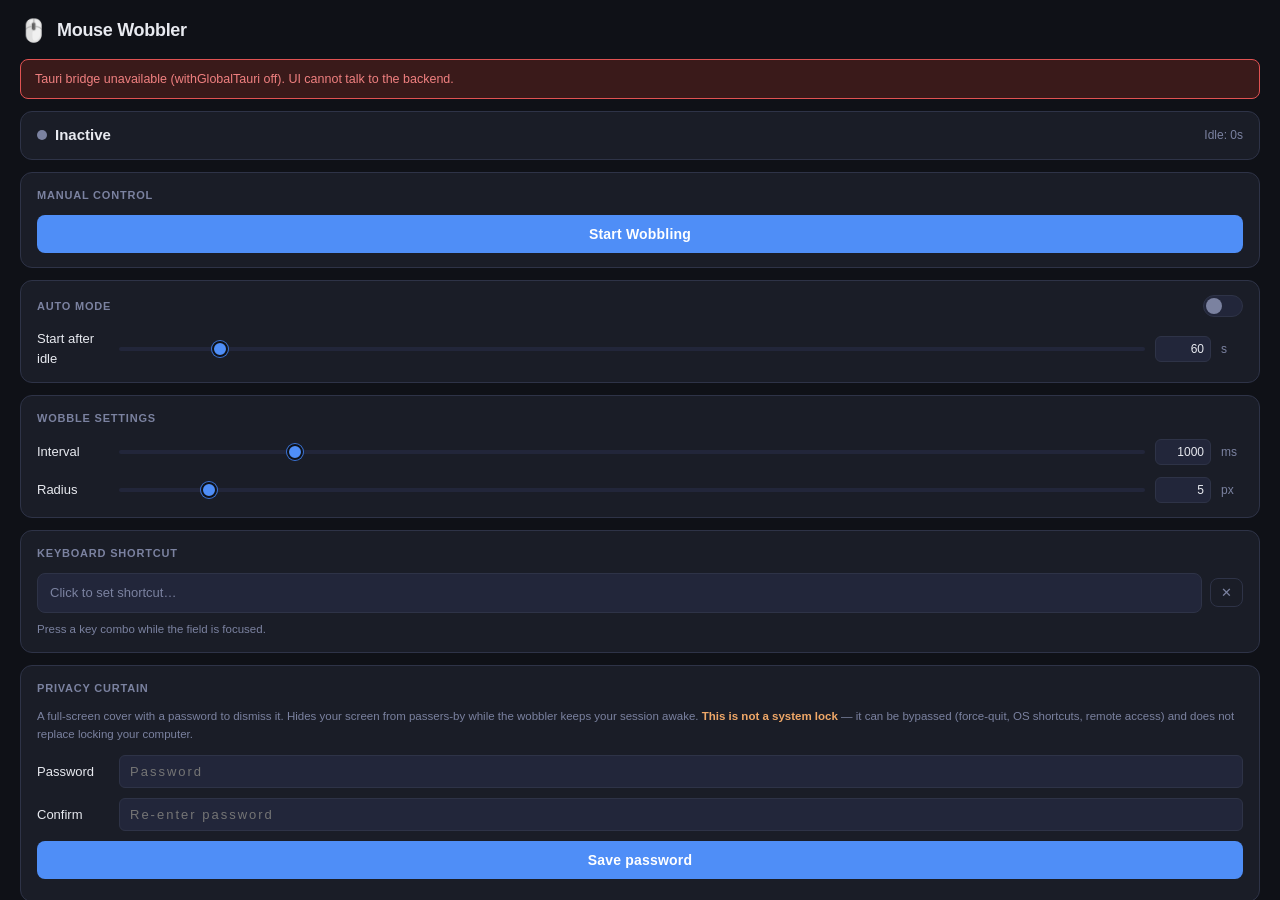
<file: ui/index.html>
<!DOCTYPE html>
<html lang="en">
<head>
  <meta charset="UTF-8" />
  <meta name="viewport" content="width=device-width, initial-scale=1.0" />
  <title>Mouse Wobbler</title>
  <link rel="stylesheet" href="styles.css" />
</head>
<body>
  <!-- Fixed top bar: stays put so scrolling content can never slide up under
       the native title bar / traffic-light buttons. -->
  <header>
    <div class="header-icon">🖱️</div>
    <h1>Mouse Wobbler</h1>
  </header>

  <main class="scroll">
    <!-- Error banner -->
    <div id="error-banner" class="error-banner hidden">
      <span id="error-text"></span>
    </div>

    <!-- Status card -->
    <div class="card status-card">
      <div class="status-row">
        <div class="status-dot-wrap">
          <span id="status-dot" class="dot dot-inactive"></span>
          <span id="status-label">Inactive</span>
        </div>
        <div id="idle-display" class="idle-display">Idle: 0s</div>
      </div>
    </div>

    <!-- Manual toggle -->
    <div class="card">
      <div class="card-title">Manual Control</div>
      <button id="main-btn" class="main-btn" onclick="handleMainBtn()">
        Start Wobbling
      </button>
    </div>

    <!-- Auto mode -->
    <div class="card">
      <div class="card-title">
        Auto Mode
        <label class="toggle">
          <input type="checkbox" id="auto-mode-toggle" onchange="handleAutoModeChange()" />
          <span class="slider"></span>
        </label>
      </div>
      <div class="setting-row">
        <label>Start after idle</label>
        <div class="slider-group">
          <input type="range" id="idle-threshold" min="5" max="600" step="5" value="60"
            oninput="handleIdleThreshold(this.value)" />
          <input type="number" id="idle-threshold-input" class="val-input" min="5" max="600" step="5" value="60"
            onchange="handleIdleInput(this.value)" />
          <span class="unit">s</span>
        </div>
      </div>
    </div>

    <!-- Wobble settings -->
    <div class="card">
      <div class="card-title">Wobble Settings</div>
      <div class="setting-row">
        <label>Interval</label>
        <div class="slider-group">
          <input type="range" id="wobble-interval" min="200" max="5000" step="100" value="1000"
            oninput="handleInterval(this.value)" />
          <input type="number" id="wobble-interval-input" class="val-input" min="200" max="5000" step="100" value="1000"
            onchange="handleIntervalInput(this.value)" />
          <span class="unit">ms</span>
        </div>
      </div>
      <div class="setting-row">
        <label>Radius</label>
        <div class="slider-group">
          <input type="range" id="wobble-radius" min="1" max="50" step="1" value="5"
            oninput="handleRadius(this.value)" />
          <input type="number" id="wobble-radius-input" class="val-input" min="1" max="50" step="1" value="5"
            onchange="handleRadiusInput(this.value)" />
          <span class="unit">px</span>
        </div>
      </div>
    </div>

    <!-- Keyboard shortcut -->
    <div class="card">
      <div class="card-title">Keyboard Shortcut</div>
      <div class="shortcut-row">
        <div id="shortcut-display" class="shortcut-display" tabindex="0"
          onclick="startRecording()"
          onkeydown="captureShortcut(event)"
          onblur="stopRecording()">
          Click to set shortcut…
        </div>
        <button class="clear-btn" onclick="clearShortcut()">✕</button>
      </div>
      <p id="shortcut-hint" class="hint">Press a key combo while the field is focused.</p>
    </div>

    <!-- Privacy curtain -->
    <div class="card">
      <div class="card-title">Privacy Curtain</div>
      <p class="hint curtain-disclaimer">
        A full-screen cover with a password to dismiss it. Hides your screen from
        passers-by while the wobbler keeps your session awake.
        <strong>This is not a system lock</strong> — it can be bypassed
        (force-quit, OS shortcuts, remote access) and does not replace locking
        your computer.
      </p>

      <!-- Shown when no password is set yet, and when changing the password -->
      <div id="curtain-setup" class="curtain-setup">
        <div class="setting-row">
          <label>Password</label>
          <div class="slider-group">
            <input type="password" id="curtain-pw" class="curtain-pw-input"
              placeholder="Password" autocomplete="off" spellcheck="false" />
          </div>
        </div>
        <div class="setting-row">
          <label>Confirm</label>
          <div class="slider-group">
            <input type="password" id="curtain-pw2" class="curtain-pw-input"
              placeholder="Re-enter password" autocomplete="off" spellcheck="false" />
          </div>
        </div>
        <div class="curtain-setup-actions">
          <button class="main-btn" onclick="handleSetCurtainPassword()">Save password</button>
          <button id="curtain-cancel-btn" class="link-btn hidden" onclick="handleCancelChangePassword()">
            Cancel
          </button>
        </div>
      </div>

      <!-- Shown once a password exists -->
      <div id="curtain-active" class="hidden">
        <button id="arm-curtain-btn" class="main-btn" onclick="handleArmCurtain()">
          Cover Screen Now
        </button>
        <div class="curtain-toggle-row">
          <span class="curtain-toggle-label">Auto-cover when auto mode starts</span>
          <label class="toggle">
            <input type="checkbox" id="curtain-auto-toggle" onchange="handleCurtainAutoToggle()" />
            <span class="slider"></span>
          </label>
        </div>
        <div class="curtain-actions">
          <button class="link-btn" onclick="showChangeCurtainPassword()">Change password</button>
          <button class="link-btn danger" onclick="handleClearCurtainPassword()">Remove password</button>
        </div>
      </div>

      <p id="curtain-hint" class="hint"></p>
    </div>
  </main>

  <script src="main.js"></script>
</body>
</html>
</file>
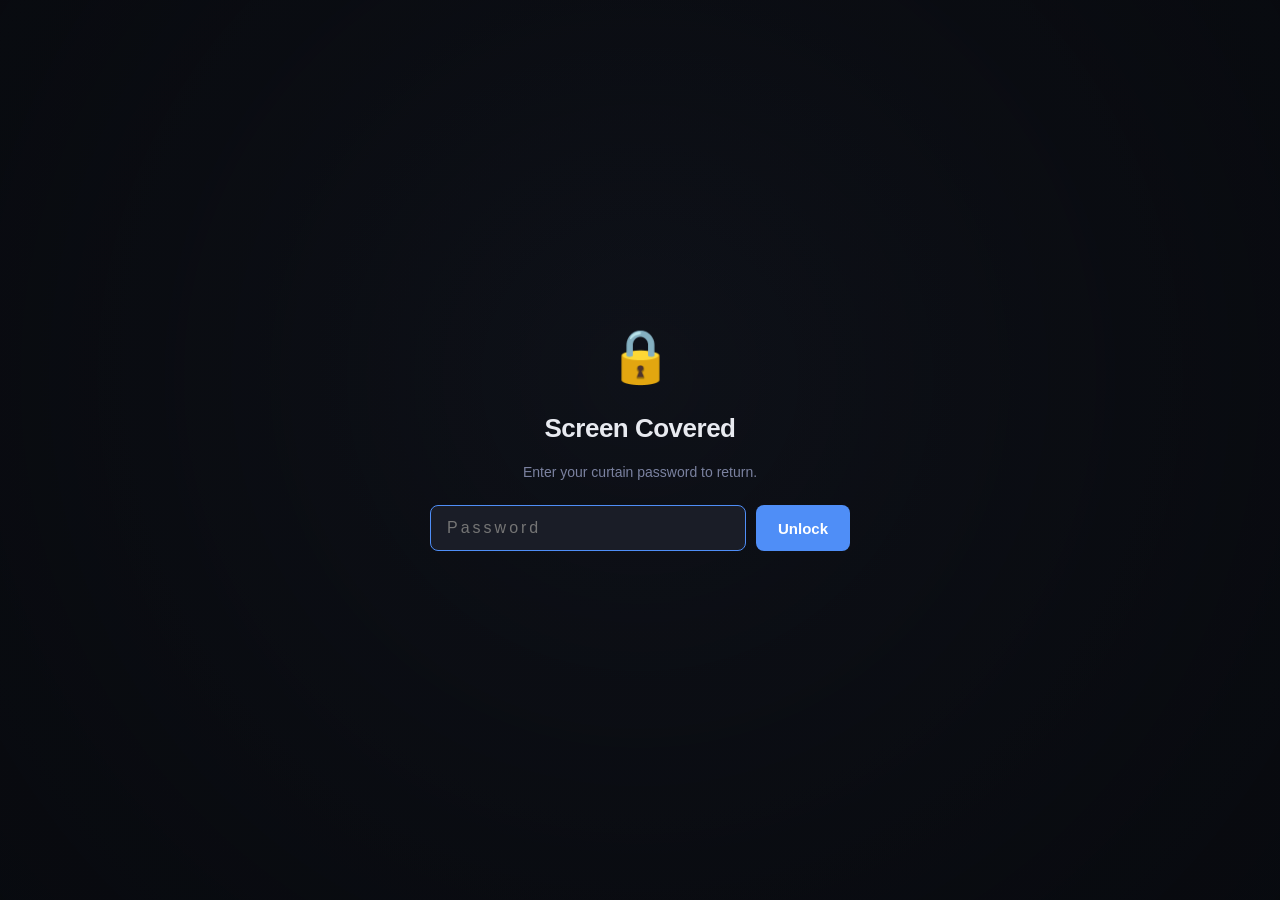
<file: ui/curtain.html>
<!DOCTYPE html>
<html lang="en">
<head>
  <meta charset="UTF-8" />
  <meta name="viewport" content="width=device-width, initial-scale=1.0" />
  <title>Locked</title>
  <link rel="stylesheet" href="styles.css" />
</head>
<body class="curtain-body">
  <!-- Live space wallpaper (NASA APOD), faded in over the gradient once loaded.
       Empty/hidden until curtain.js fetches one; gradient is the fallback. -->
  <img id="wallpaper" class="curtain-wallpaper" alt="" />
  <div class="curtain-scrim"></div>

  <div class="curtain">
    <div class="curtain-icon">🔒</div>
    <h1 class="curtain-title">Screen Covered</h1>
    <p class="curtain-sub">Enter your curtain password to return.</p>

    <form id="unlock-form" class="curtain-form" autocomplete="off">
      <input
        id="password"
        class="curtain-input"
        type="password"
        placeholder="Password"
        autocomplete="off"
        spellcheck="false"
      />
      <button type="submit" class="curtain-btn">Unlock</button>
    </form>

    <p id="error" class="curtain-error" role="alert"></p>
  </div>

  <!-- Image credit / attribution, shown only when a wallpaper loads. -->
  <p id="wallpaper-credit" class="curtain-credit"></p>

  <script src="curtain.js"></script>
</body>
</html>
</file>
<file: ui/styles.css>
/* ── Reset & base ──────────────────────────────────────────────────────────── */
*, *::before, *::after { box-sizing: border-box; margin: 0; padding: 0; }

:root {
  --bg:        #0f1117;
  --surface:   #1a1d27;
  --surface2:  #22263a;
  --border:    #2e3347;
  --accent:    #4f8ef7;
  --accent-h:  #6aa3ff;
  --accent-d:  #3a72d4;
  --red:       #e05252;
  --green:     #4caf7d;
  --text:      #e8eaf0;
  --muted:     #7b82a0;
  --radius:    12px;
  --radius-sm: 8px;
}

body {
  background: var(--bg);
  color: var(--text);
  font-family: -apple-system, BlinkMacSystemFont, "Segoe UI", Roboto, sans-serif;
  font-size: 14px;
  line-height: 1.5;
  user-select: none;
  /* Lock the body to the window and let only the card list scroll (below). This
     keeps the header fixed and clips scrolling content to its own box so it can
     never ride up under the native title bar. */
  height: 100vh;
  overflow: hidden;
  display: flex;
  flex-direction: column;
}

/* ── Layout ────────────────────────────────────────────────────────────────── */
.scroll {
  flex: 1;
  overflow-y: auto;
  display: flex;
  flex-direction: column;
  gap: 12px;
  padding: 4px 20px 24px;
}

/* ── Header ────────────────────────────────────────────────────────────────── */
header {
  flex-shrink: 0;
  display: flex;
  align-items: center;
  gap: 10px;
  background: var(--bg);
  padding: 14px 20px 8px;
}
.header-icon { font-size: 22px; }
h1 {
  font-size: 18px;
  font-weight: 700;
  letter-spacing: -0.3px;
  color: var(--text);
}

/* ── Error banner ──────────────────────────────────────────────────────────── */
.error-banner {
  background: #3a1a1a;
  border: 1px solid var(--red);
  border-radius: var(--radius-sm);
  padding: 10px 14px;
  font-size: 12.5px;
  color: #f08080;
  line-height: 1.45;
}
.hidden { display: none !important; }

/* ── Cards ─────────────────────────────────────────────────────────────────── */
.card {
  background: var(--surface);
  border: 1px solid var(--border);
  border-radius: var(--radius);
  padding: 14px 16px;
  display: flex;
  flex-direction: column;
  gap: 12px;
}

.card-title {
  font-size: 11px;
  font-weight: 600;
  text-transform: uppercase;
  letter-spacing: 0.8px;
  color: var(--muted);
  display: flex;
  justify-content: space-between;
  align-items: center;
}

/* ── Status card ────────────────────────────────────────────────────────────── */
.status-card { padding: 12px 16px; }

.status-row {
  display: flex;
  align-items: center;
  justify-content: space-between;
}

.status-dot-wrap {
  display: flex;
  align-items: center;
  gap: 8px;
  font-weight: 600;
  font-size: 15px;
}

.dot {
  width: 10px;
  height: 10px;
  border-radius: 50%;
  flex-shrink: 0;
  transition: background 0.3s, box-shadow 0.3s;
}

.dot-inactive { background: var(--muted); }
.dot-wobbling {
  background: var(--green);
  box-shadow: 0 0 8px var(--green);
  animation: pulse 1.2s ease-in-out infinite;
}
.dot-auto {
  background: var(--accent);
  box-shadow: 0 0 8px var(--accent);
  animation: pulse 2s ease-in-out infinite;
}

@keyframes pulse {
  0%, 100% { opacity: 1; transform: scale(1); }
  50%       { opacity: 0.65; transform: scale(1.2); }
}

.idle-display {
  font-size: 12px;
  color: var(--muted);
  font-variant-numeric: tabular-nums;
}

/* ── Main toggle button ─────────────────────────────────────────────────────── */
.main-btn {
  width: 100%;
  padding: 11px;
  border-radius: var(--radius-sm);
  border: none;
  font-size: 14px;
  font-weight: 600;
  cursor: pointer;
  transition: background 0.2s, transform 0.1s;
  background: var(--accent);
  color: #fff;
  letter-spacing: 0.2px;
}
.main-btn:hover { background: var(--accent-h); }
.main-btn:active { transform: scale(0.98); }
.main-btn.active {
  background: var(--red);
}
.main-btn.active:hover { background: #e87070; }

/* ── Toggle switch ──────────────────────────────────────────────────────────── */
.toggle {
  position: relative;
  display: inline-block;
  width: 40px;
  height: 22px;
  flex-shrink: 0;
}
.toggle input { opacity: 0; width: 0; height: 0; }
.slider {
  position: absolute;
  inset: 0;
  background: var(--surface2);
  border-radius: 22px;
  cursor: pointer;
  transition: background 0.25s;
  border: 1px solid var(--border);
}
.slider::before {
  content: "";
  position: absolute;
  width: 16px;
  height: 16px;
  left: 2px;
  top: 2px;
  background: var(--muted);
  border-radius: 50%;
  transition: transform 0.25s, background 0.25s;
}
.toggle input:checked + .slider { background: var(--accent); border-color: var(--accent-d); }
.toggle input:checked + .slider::before {
  transform: translateX(18px);
  background: #fff;
}

/* ── Slider settings ─────────────────────────────────────────────────────────── */
.setting-row {
  display: flex;
  align-items: center;
  gap: 10px;
}
.setting-row label {
  width: 72px;
  flex-shrink: 0;
  font-size: 13px;
  color: var(--text);
}
.slider-group {
  display: flex;
  align-items: center;
  gap: 10px;
  flex: 1;
}
input[type="range"] {
  flex: 1;
  height: 4px;
  -webkit-appearance: none;
  appearance: none;
  background: var(--surface2);
  border-radius: 4px;
  outline: none;
  cursor: pointer;
}
input[type="range"]::-webkit-slider-thumb {
  -webkit-appearance: none;
  width: 16px;
  height: 16px;
  border-radius: 50%;
  background: var(--accent);
  border: 2px solid var(--bg);
  box-shadow: 0 0 0 1px var(--accent-d);
  transition: background 0.2s;
}
input[type="range"]::-webkit-slider-thumb:hover { background: var(--accent-h); }

/* Editable value input that sits beside each slider. */
.val-input {
  width: 56px;
  flex-shrink: 0;
  padding: 5px 6px;
  font-size: 12px;
  text-align: right;
  font-variant-numeric: tabular-nums;
  color: var(--text);
  background: var(--surface2);
  border: 1px solid var(--border);
  border-radius: 6px;
  outline: none;
  transition: border-color 0.2s, color 0.2s;
  -moz-appearance: textfield;
}
.val-input:focus {
  border-color: var(--accent);
  color: var(--accent);
}
/* Hide the spinner arrows for a cleaner, themed look. */
.val-input::-webkit-outer-spin-button,
.val-input::-webkit-inner-spin-button {
  -webkit-appearance: none;
  margin: 0;
}

.unit {
  font-size: 12px;
  color: var(--muted);
  min-width: 22px;
  text-align: left;
}

/* ── Shortcut ────────────────────────────────────────────────────────────────── */
.shortcut-row {
  display: flex;
  align-items: center;
  gap: 8px;
}

.shortcut-display {
  flex: 1;
  padding: 9px 12px;
  border-radius: var(--radius-sm);
  border: 1px solid var(--border);
  background: var(--surface2);
  color: var(--muted);
  font-size: 13px;
  cursor: pointer;
  outline: none;
  transition: border-color 0.2s, color 0.2s;
  min-height: 38px;
  display: flex;
  align-items: center;
}
.shortcut-display:focus,
.shortcut-display.recording {
  border-color: var(--accent);
  color: var(--accent);
}
.shortcut-display.has-value {
  color: var(--text);
}

.shortcut-key {
  display: inline-block;
  background: var(--surface);
  border: 1px solid var(--border);
  border-radius: 5px;
  padding: 2px 7px;
  font-size: 12px;
  margin: 0 2px;
  font-family: monospace;
}

.clear-btn {
  padding: 6px 10px;
  background: transparent;
  border: 1px solid var(--border);
  border-radius: var(--radius-sm);
  color: var(--muted);
  cursor: pointer;
  font-size: 13px;
  transition: color 0.2s, border-color 0.2s;
}
.clear-btn:hover { color: var(--red); border-color: var(--red); }

.hint {
  font-size: 11.5px;
  color: var(--muted);
  margin-top: -4px;
}

/* ── Privacy curtain (settings card) ──────────────────────────────────────────── */
.curtain-disclaimer { margin-top: 0; line-height: 1.5; }
.curtain-disclaimer strong { color: #f0a868; }

.curtain-pw-input {
  flex: 1;
  padding: 8px 10px;
  font-size: 13px;
  letter-spacing: 2px;
  color: var(--text);
  background: var(--surface2);
  border: 1px solid var(--border);
  border-radius: 6px;
  outline: none;
  transition: border-color 0.2s;
}
.curtain-pw-input:focus { border-color: var(--accent); }

.curtain-setup {
    display: flex;
    flex-direction: column;
    gap: 10px;
}

.curtain-setup-actions {
  display: flex;
  flex-direction: column;
  gap: 8px;
  align-items: center;
}

.curtain-toggle-row {
  display: flex;
  align-items: center;
  justify-content: space-between;
  margin-top: 10px;
}
.curtain-toggle-label { font-size: 13px; color: var(--text); }

.curtain-actions {
  display: flex;
  justify-content: space-between;
  margin-top: 10px;
}
.link-btn {
  background: none;
  border: none;
  color: var(--muted);
  font-size: 12px;
  cursor: pointer;
  padding: 2px 0;
  transition: color 0.2s;
}
.link-btn:hover { color: var(--accent-h); }
.link-btn.danger:hover { color: var(--red); }

/* ── Privacy curtain (full-screen unlock page) ────────────────────────────────── */
.curtain-body {
  /* Opaque cover; the page fills its borderless window edge-to-edge. The
     gradient is the always-present base and the fallback when no wallpaper loads. */
  overflow: hidden;
  background: radial-gradient(circle at 50% 40%, #161a24 0%, #0b0d12 100%);
}

/* Live NASA wallpaper, behind everything; hidden until it fully loads, then
   cross-fades in over the gradient. */
.curtain-wallpaper {
  position: fixed;
  inset: 0;
  width: 100%;
  height: 100%;
  object-fit: cover;
  opacity: 0;
  transition: opacity 1.4s ease;
  z-index: 0;
}
.curtain-wallpaper.loaded { opacity: 1; }

/* Darkening scrim over the wallpaper so the prompt stays legible on any photo. */
.curtain-scrim {
  position: fixed;
  inset: 0;
  z-index: 1;
  background: radial-gradient(
    circle at 50% 42%,
    rgba(8, 10, 15, 0.5) 0%,
    rgba(8, 10, 15, 0.84) 100%
  );
}

.curtain {
  position: fixed;
  inset: 0;
  z-index: 2;
  display: flex;
  flex-direction: column;
  align-items: center;
  justify-content: center;
  gap: 14px;
  padding: 24px;
  text-align: center;
}
.curtain-icon { font-size: 52px; }
.curtain-title {
  font-size: 26px;
  font-weight: 700;
  letter-spacing: -0.5px;
}
.curtain-sub {
  font-size: 14px;
  color: var(--muted);
  margin-bottom: 8px;
}
.curtain-form {
  display: flex;
  gap: 10px;
  width: min(420px, 80vw);
}
.curtain-input {
  flex: 1;
  padding: 13px 16px;
  font-size: 16px;
  letter-spacing: 3px;
  color: var(--text);
  background: var(--surface);
  border: 1px solid var(--border);
  border-radius: var(--radius-sm);
  outline: none;
  transition: border-color 0.2s;
}
.curtain-input:focus { border-color: var(--accent); }
.curtain-btn {
  padding: 13px 22px;
  font-size: 15px;
  font-weight: 600;
  color: #fff;
  background: var(--accent);
  border: none;
  border-radius: var(--radius-sm);
  cursor: pointer;
  transition: background 0.2s, transform 0.1s;
}
.curtain-btn:hover { background: var(--accent-h); }
.curtain-btn:active { transform: scale(0.98); }
.curtain-error {
  min-height: 18px;
  font-size: 13px;
  color: #f08080;
}

/* Wrong-password feedback: a brief horizontal shake. */
.shake { animation: shake 0.4s ease; }
@keyframes shake {
  0%, 100% { transform: translateX(0); }
  20%, 60% { transform: translateX(-8px); }
  40%, 80% { transform: translateX(8px); }
}

/* Wallpaper attribution, bottom-right; appears only once an image loads. */
.curtain-credit {
  position: fixed;
  right: 16px;
  bottom: 12px;
  z-index: 2;
  max-width: 60vw;
  font-size: 11px;
  color: rgba(232, 234, 240, 0.55);
  text-align: right;
  text-shadow: 0 1px 3px rgba(0, 0, 0, 0.8);
  opacity: 0;
  transition: opacity 0.8s ease;
  pointer-events: none;
}
.curtain-credit.visible { opacity: 1; }
</file>
